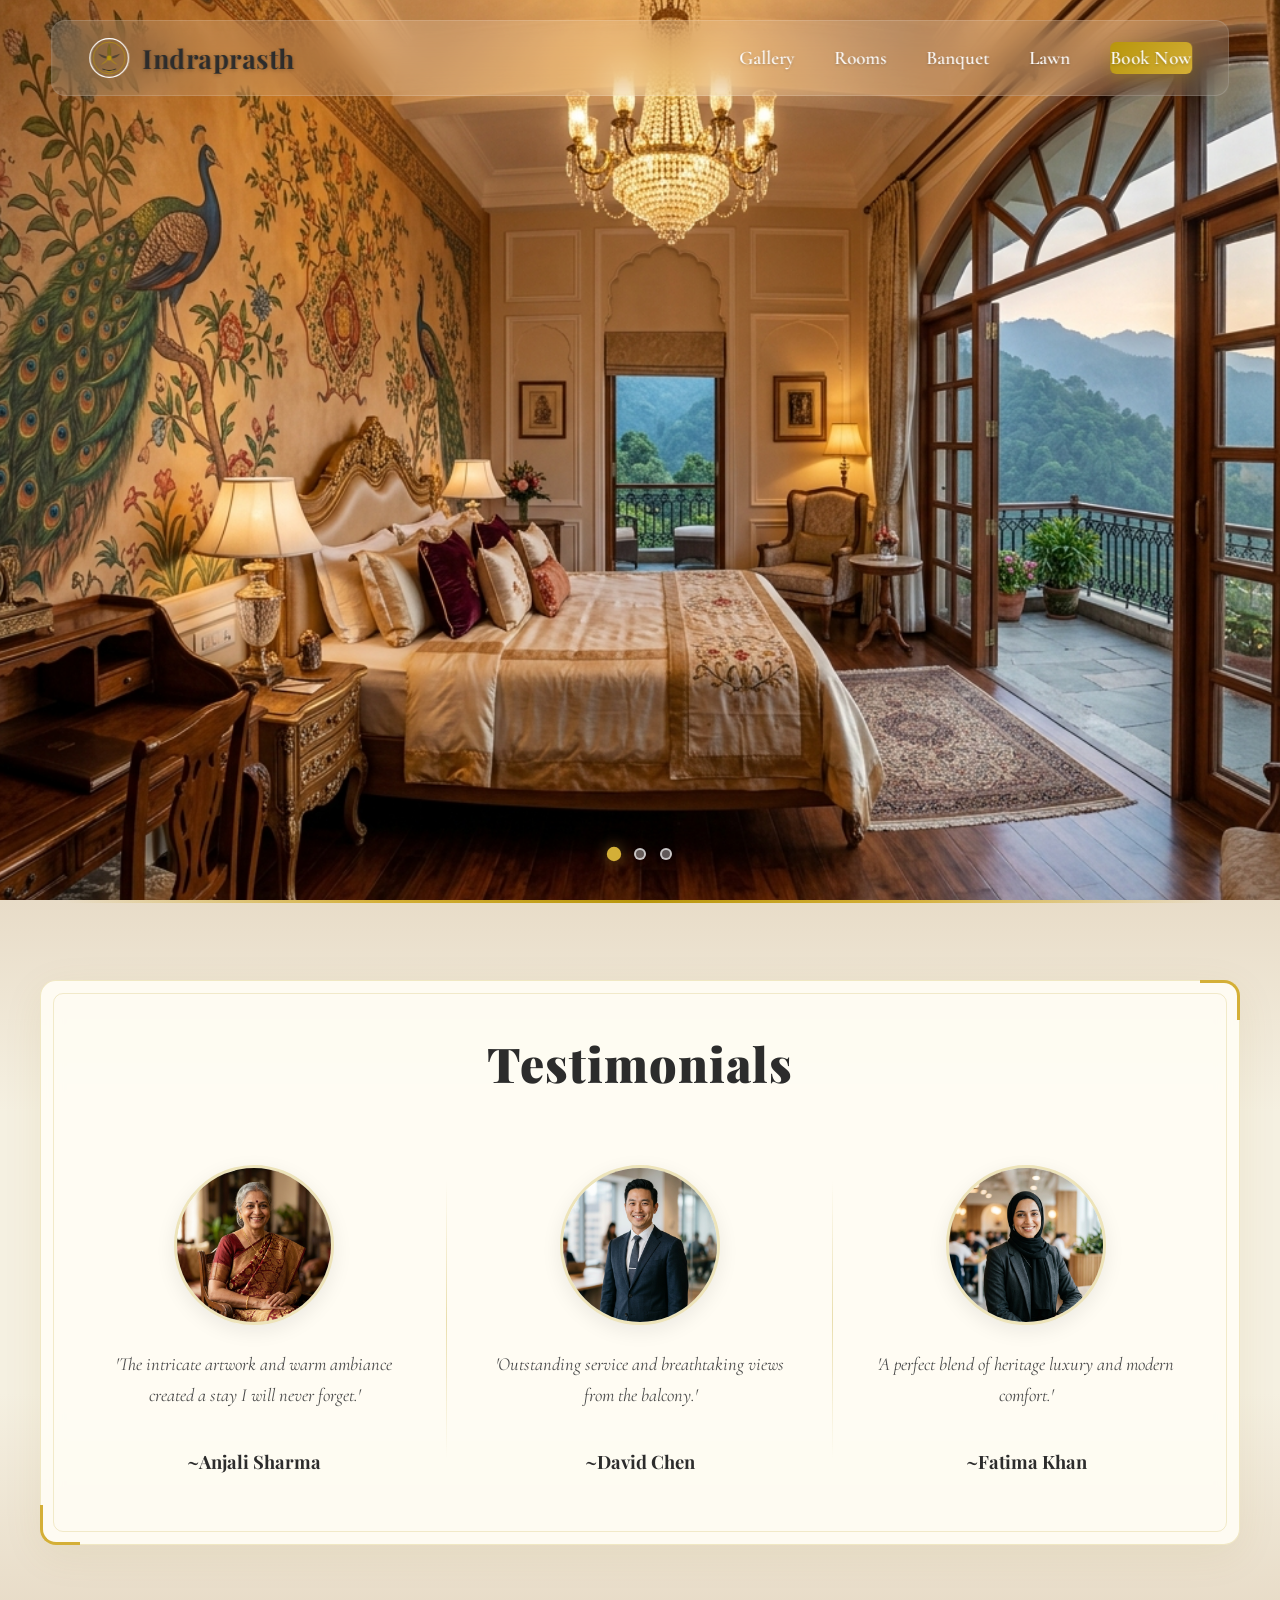
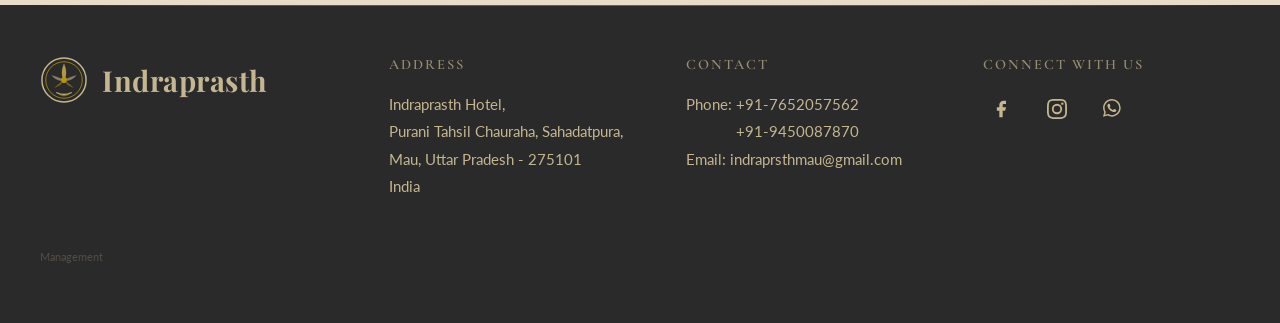
<file: index.html>
<!DOCTYPE html>
<html lang="en">

<head>
    <meta charset="UTF-8">
    <meta name="viewport" content="width=device-width, initial-scale=1.0">
    <meta name="description"
        content="Indraprasth Hotel, Mau - Experience heritage luxury with breathtaking views, exquisite rooms and world-class hospitality.">
    <title>Indraprasth Hotel | Heritage Luxury in Mau</title>
    <link rel="stylesheet" href="styles.css">
</head>

<body>

    <!-- ============================================
         NAVBAR - Fixed on all pages
         ============================================ -->
    <nav class="navbar navbar-transparent" id="mainNavbar">
        <a href="index.html" class="navbar-logo">
            <!-- Logo Icon - Indraprasth lotus/peacock emblem SVG -->
            <svg class="logo-icon" viewBox="0 0 50 50" fill="none" xmlns="http://www.w3.org/2000/svg">
                <circle cx="25" cy="25" r="23" stroke="#2c2c2c" stroke-width="1.5" fill="none" />
                <circle cx="25" cy="25" r="19" stroke="#b8960c" stroke-width="0.8" fill="none" />
                <!-- Lotus petals -->
                <path d="M25 8 C25 8, 20 18, 25 25 C30 18, 25 8, 25 8Z" fill="#2c2c2c" opacity="0.8" />
                <path d="M25 8 C25 8, 30 18, 25 25 C20 18, 25 8, 25 8Z" fill="#b8960c" opacity="0.5" />
                <path d="M12 20 C12 20, 20 22, 25 25 C18 28, 12 20, 12 20Z" fill="#2c2c2c" opacity="0.6" />
                <path d="M38 20 C38 20, 30 22, 25 25 C32 28, 38 20, 38 20Z" fill="#2c2c2c" opacity="0.6" />
                <path d="M15 33 C15 33, 20 28, 25 25 C22 32, 15 33, 15 33Z" fill="#b8960c" opacity="0.5" />
                <path d="M35 33 C35 33, 30 28, 25 25 C28 32, 35 33, 35 33Z" fill="#b8960c" opacity="0.5" />
                <circle cx="25" cy="25" r="3" fill="#b8960c" />
                <!-- Base arc -->
                <path d="M17 38 Q25 42 33 38" stroke="#2c2c2c" stroke-width="1.2" fill="none" />
                <path d="M20 40 Q25 43 30 40" stroke="#b8960c" stroke-width="0.8" fill="none" />
            </svg>
            <span class="logo-text">Indraprasth</span>
        </a>
        <div class="navbar-links" id="navLinks">
            <a href="gallery.html">Gallery</a>
            <a href="rooms.html">Rooms</a>
            <a href="#">Banquet</a>
            <a href="#">Lawn</a>
            <a href="booking.html" class="btn-book-now">Book Now</a>
        </div>
        <div class="navbar-toggle" id="navToggle" onclick="toggleMenu()">
            <span></span>
            <span></span>
            <span></span>
        </div>
    </nav>

    <!-- ============================================
         HERO SECTION - Background Image Slideshow
         ============================================ -->
    <section class="hero" id="hero">
        <div class="hero-slideshow">
            <!-- Hero Background Image 1: Luxury hotel room with peacock mural (hero_bg_1.png) -->
            <div class="hero-slide active">
                <img src="images/hero_bg_1.png" alt="Luxury Hotel Room">
            </div>
            <!-- Hero Background Image 2: Grand hotel lobby with arched corridors (hero_bg_2.png) -->
            <div class="hero-slide">
                <img src="images/hero_bg_2.png" alt="Grand Hotel Lobby">
            </div>
            <!-- Hero Background Image 3: Palace hotel exterior at twilight (hero_bg_3.png) -->
            <div class="hero-slide">
                <img src="images/hero_bg_3.png" alt="Palace Hotel Exterior">
            </div>
        </div>

        <!-- Slide Indicators -->
        <div class="hero-indicators">
            <div class="hero-indicator active" data-slide="0"></div>
            <div class="hero-indicator" data-slide="1"></div>
            <div class="hero-indicator" data-slide="2"></div>
        </div>
    </section>

    <!-- ============================================
         TESTIMONIALS SECTION - Connected below hero
         ============================================ -->
    <section class="testimonials-section" id="testimonials">
        <div class="testimonials-container fade-in-up">
            <!-- Decorative gold corners -->
            <div class="gold-corner top-right"></div>
            <div class="gold-corner bottom-left"></div>

            <h2 class="testimonials-title">Testimonials</h2>

            <div class="testimonials-grid">
                <!-- Testimonial 1 -->
                <div class="testimonial-card">
                    <div class="testimonial-avatar">
                        <!-- Testimonial Image: Anjali Sharma portrait (testimonial_anjali.png) -->
                        <img src="images/testimonial_anjali.png" alt="Anjali Sharma">
                    </div>
                    <p class="testimonial-quote">'The intricate artwork and warm ambiance created a stay I will never
                        forget.'</p>
                    <p class="testimonial-name">~Anjali Sharma</p>
                </div>

                <!-- Testimonial 2 -->
                <div class="testimonial-card">
                    <div class="testimonial-avatar">
                        <!-- Testimonial Image: David Chen portrait (testimonial_david.png) -->
                        <img src="images/testimonial_david.png" alt="David Chen">
                    </div>
                    <p class="testimonial-quote">'Outstanding service and breathtaking views from the balcony.'</p>
                    <p class="testimonial-name">~David Chen</p>
                </div>

                <!-- Testimonial 3 -->
                <div class="testimonial-card">
                    <div class="testimonial-avatar">
                        <!-- Testimonial Image: Fatima Khan portrait (testimonial_fatima.png) -->
                        <img src="images/testimonial_fatima.png" alt="Fatima Khan">
                    </div>
                    <p class="testimonial-quote">'A perfect blend of heritage luxury and modern comfort.'</p>
                    <p class="testimonial-name">~Fatima Khan</p>
                </div>
            </div>
        </div>
    </section>

    <!-- ============================================
         FOOTER
         ============================================ -->
    <footer class="site-footer">
        <div class="footer-divider"></div>
        <div class="footer-content">
            <!-- Footer Logo -->
            <div class="footer-brand">
                <!-- Footer Logo Icon SVG -->
                <svg class="logo-icon" viewBox="0 0 50 50" fill="none" xmlns="http://www.w3.org/2000/svg">
                    <circle cx="25" cy="25" r="23" stroke="#c4b690" stroke-width="1.5" fill="none" />
                    <circle cx="25" cy="25" r="19" stroke="#b8960c" stroke-width="0.8" fill="none" />
                    <path d="M25 8 C25 8, 20 18, 25 25 C30 18, 25 8, 25 8Z" fill="#c4b690" opacity="0.8" />
                    <path d="M25 8 C25 8, 30 18, 25 25 C20 18, 25 8, 25 8Z" fill="#b8960c" opacity="0.5" />
                    <path d="M12 20 C12 20, 20 22, 25 25 C18 28, 12 20, 12 20Z" fill="#c4b690" opacity="0.6" />
                    <path d="M38 20 C38 20, 30 22, 25 25 C32 28, 38 20, 38 20Z" fill="#c4b690" opacity="0.6" />
                    <path d="M15 33 C15 33, 20 28, 25 25 C22 32, 15 33, 15 33Z" fill="#b8960c" opacity="0.5" />
                    <path d="M35 33 C35 33, 30 28, 25 25 C28 32, 35 33, 35 33Z" fill="#b8960c" opacity="0.5" />
                    <circle cx="25" cy="25" r="3" fill="#b8960c" />
                    <path d="M17 38 Q25 42 33 38" stroke="#c4b690" stroke-width="1.2" fill="none" />
                    <path d="M20 40 Q25 43 30 40" stroke="#b8960c" stroke-width="0.8" fill="none" />
                </svg>
                <span class="logo-text">Indraprasth</span>
            </div>

            <!-- Address -->
            <div>
                <p class="footer-heading">Address</p>
                <p class="footer-text">
                    Indraprasth Hotel,<br>
                    Purani Tahsil Chauraha, Sahadatpura,<br>
                    Mau, Uttar Pradesh - 275101 <br> India
                </p>
            </div>

            <!-- Contact -->
            <div>
                <p class="footer-heading">Contact</p>
                <p class="footer-text">
                    Phone: <a href="tel:7652057562">+91-7652057562</a><br>
                    <span style="margin-left: 50px"><a href="tel:9450087870">+91-9450087870</a> </span><br> 
                    Email: <a href="mailto:indraprsthmau@gmail.com">indraprsthmau@gmail.com</a>
                </p>
            </div>

            <!-- Social Icons -->
            <div>
                <p class="footer-heading">Connect With Us</p>
                <div class="footer-social">
                    <!-- Facebook -->
                    <a href="https://www.facebook.com/share/1HA6Y5akUc/" aria-label="Facebook">
                        <svg viewBox="0 0 24 24">
                            <path d="M18 2h-3a5 5 0 00-5 5v3H7v4h3v8h4v-8h3l1-4h-4V7a1 1 0 011-1h3z" />
                        </svg>
                    </a>
                    <!-- Instagram -->
                    <a href="https://www.instagram.com/indraprasth.mau?igsh=MXFxZGRkOWowazM1aQ==" aria-label="Instagram">
                        <svg viewBox="0 0 24 24">
                            <path
                                d="M12 2.163c3.204 0 3.584.012 4.85.07 3.252.148 4.771 1.691 4.919 4.919.058 1.265.069 1.645.069 4.849 0 3.205-.012 3.584-.069 4.849-.149 3.225-1.664 4.771-4.919 4.919-1.266.058-1.644.07-4.85.07-3.204 0-3.584-.012-4.849-.07-3.26-.149-4.771-1.699-4.919-4.92-.058-1.265-.07-1.644-.07-4.849 0-3.204.013-3.583.07-4.849.149-3.227 1.664-4.771 4.919-4.919 1.266-.057 1.645-.069 4.849-.069zM12 0C8.741 0 8.333.014 7.053.072 2.695.272.273 2.69.073 7.052.014 8.333 0 8.741 0 12c0 3.259.014 3.668.072 4.948.2 4.358 2.618 6.78 6.98 6.98C8.333 23.986 8.741 24 12 24c3.259 0 3.668-.014 4.948-.072 4.354-.2 6.782-2.618 6.979-6.98.059-1.28.073-1.689.073-4.948 0-3.259-.014-3.667-.072-4.947-.196-4.354-2.617-6.78-6.979-6.98C15.668.014 15.259 0 12 0zm0 5.838a6.162 6.162 0 100 12.324 6.162 6.162 0 000-12.324zM12 16a4 4 0 110-8 4 4 0 010 8zm6.406-11.845a1.44 1.44 0 100 2.881 1.44 1.44 0 000-2.881z" />
                        </svg>
                    </a>
                    <!-- Whatsaap -->
                    <a href="https://wa.me/7652057562" aria-label="Whatsaap">
                        <svg viewBox="0 0 18 18 ">
                            <path
                                d="M13.601 2.326A7.85 7.85 0 0 0 7.994 0C3.627 0 .068 3.558.064 7.926c0 1.399.366 2.76 1.057 3.965L0 16l4.204-1.102a7.9 7.9 0 0 0 3.79.965h.004c4.368 0 7.926-3.558 7.93-7.93A7.9 7.9 0 0 0 13.6 2.326zM7.994 14.521a6.6 6.6 0 0 1-3.356-.92l-.24-.144-2.494.654.666-2.433-.156-.251a6.56 6.56 0 0 1-1.007-3.505c0-3.626 2.957-6.584 6.591-6.584a6.56 6.56 0 0 1 4.66 1.931 6.56 6.56 0 0 1 1.928 4.66c-.004 3.639-2.961 6.592-6.592 6.592m3.615-4.934c-.197-.099-1.17-.578-1.353-.646-.182-.065-.315-.099-.445.099-.133.197-.513.646-.627.775-.114.133-.232.148-.43.05-.197-.1-.836-.308-1.592-.985-.59-.525-.985-1.175-1.103-1.372-.114-.198-.011-.304.088-.403.087-.088.197-.232.296-.346.1-.114.133-.198.198-.33.065-.134.034-.248-.015-.347-.05-.099-.445-1.076-.612-1.47-.16-.389-.323-.335-.445-.34-.114-.007-.247-.007-.38-.007a.73.73 0 0 0-.529.247c-.182.198-.691.677-.691 1.654s.71 1.916.81 2.049c.098.133 1.394 2.132 3.383 2.992.47.205.84.326 1.129.418.475.152.904.129 1.246.08.38-.058 1.171-.48 1.338-.943.164-.464.164-.86.114-.943-.049-.084-.182-.133-.38-.232"/>
                        </svg>
                    </a>
                </div>
            </div>
            <a href="login.html" style="font-size:0.7rem;color:rgba(196,182,144,0.25);margin-top:10px;display:inline-block;">Management</a>
        </div>
    </footer>

    <!-- ============================================
         SCRIPTS
         ============================================ -->
    <script>
        // ---- Hero Sliding Carousel ----
        const slideshow = document.querySelector('.hero-slideshow');
        const slides = document.querySelectorAll('.hero-slide');
        const indicators = document.querySelectorAll('.hero-indicator');
        const totalSlides = slides.length;
        let currentSlide = 0;
        let slideInterval;

        function goToSlide(index) {
            // Remove active from current slide (resets zoom)
            slides[currentSlide].classList.remove('active');
            indicators[currentSlide].classList.remove('active');

            // Reset the zoom on the previous slide image instantly
            const prevImg = slides[currentSlide].querySelector('img');
            if (prevImg) prevImg.style.transform = 'scale(1)';

            currentSlide = index;

            // Slide the track to the correct position
            const offset = -(currentSlide * (100 / totalSlides));
            slideshow.style.transform = `translateX(${offset}%)`;

            // Mark the new slide as active (triggers zoom via CSS)
            slides[currentSlide].classList.add('active');
            indicators[currentSlide].classList.add('active');

            // Re-trigger zoom: briefly reset then apply
            const newImg = slides[currentSlide].querySelector('img');
            if (newImg) {
                newImg.style.transition = 'none';
                newImg.style.transform = 'scale(1)';
                requestAnimationFrame(() => {
                    requestAnimationFrame(() => {
                        newImg.style.transition = 'transform 6s ease-out';
                        newImg.style.transform = 'scale(1.03)';
                    });
                });
            }
        }

        function nextSlide() {
            goToSlide((currentSlide + 1) % totalSlides);
        }

        function startSlideshow() {
            slideInterval = setInterval(nextSlide, 6000);
        }

        // Click on indicators — jump to that slide
        indicators.forEach((indicator, index) => {
            indicator.addEventListener('click', () => {
                clearInterval(slideInterval);
                goToSlide(index);
                startSlideshow();
            });
        });

        // Initialize first slide zoom
        slides[0].classList.add('active');
        const firstImg = slides[0].querySelector('img');
        if (firstImg) {
            firstImg.style.transition = 'transform 6s ease-out';
            firstImg.style.transform = 'scale(1.03)';
        }

        startSlideshow();

        // ---- Navbar scroll effect (transparent on landing page) ----
        const navbar = document.getElementById('mainNavbar');
        window.addEventListener('scroll', () => {
            if (window.scrollY > 80) {
                navbar.classList.add('scrolled');
                navbar.classList.remove('navbar-transparent');
            } else {
                navbar.classList.remove('scrolled');
                navbar.classList.add('navbar-transparent');
            }
        });

        // ---- Mobile menu toggle ----
        function toggleMenu() {
            document.getElementById('navLinks').classList.toggle('open');
        }

        // Close menu on link click (mobile)
        document.querySelectorAll('.navbar-links a').forEach(link => {
            link.addEventListener('click', () => {
                document.getElementById('navLinks').classList.remove('open');
            });
        });

        // ---- Fade-in-up on scroll ----
        const fadeElements = document.querySelectorAll('.fade-in-up');
        const observer = new IntersectionObserver((entries) => {
            entries.forEach(entry => {
                if (entry.isIntersecting) {
                    entry.target.classList.add('visible');
                }
            });
        }, { threshold: 0.15 });

        fadeElements.forEach(el => observer.observe(el));
    </script>

</body>

</html>
</file>
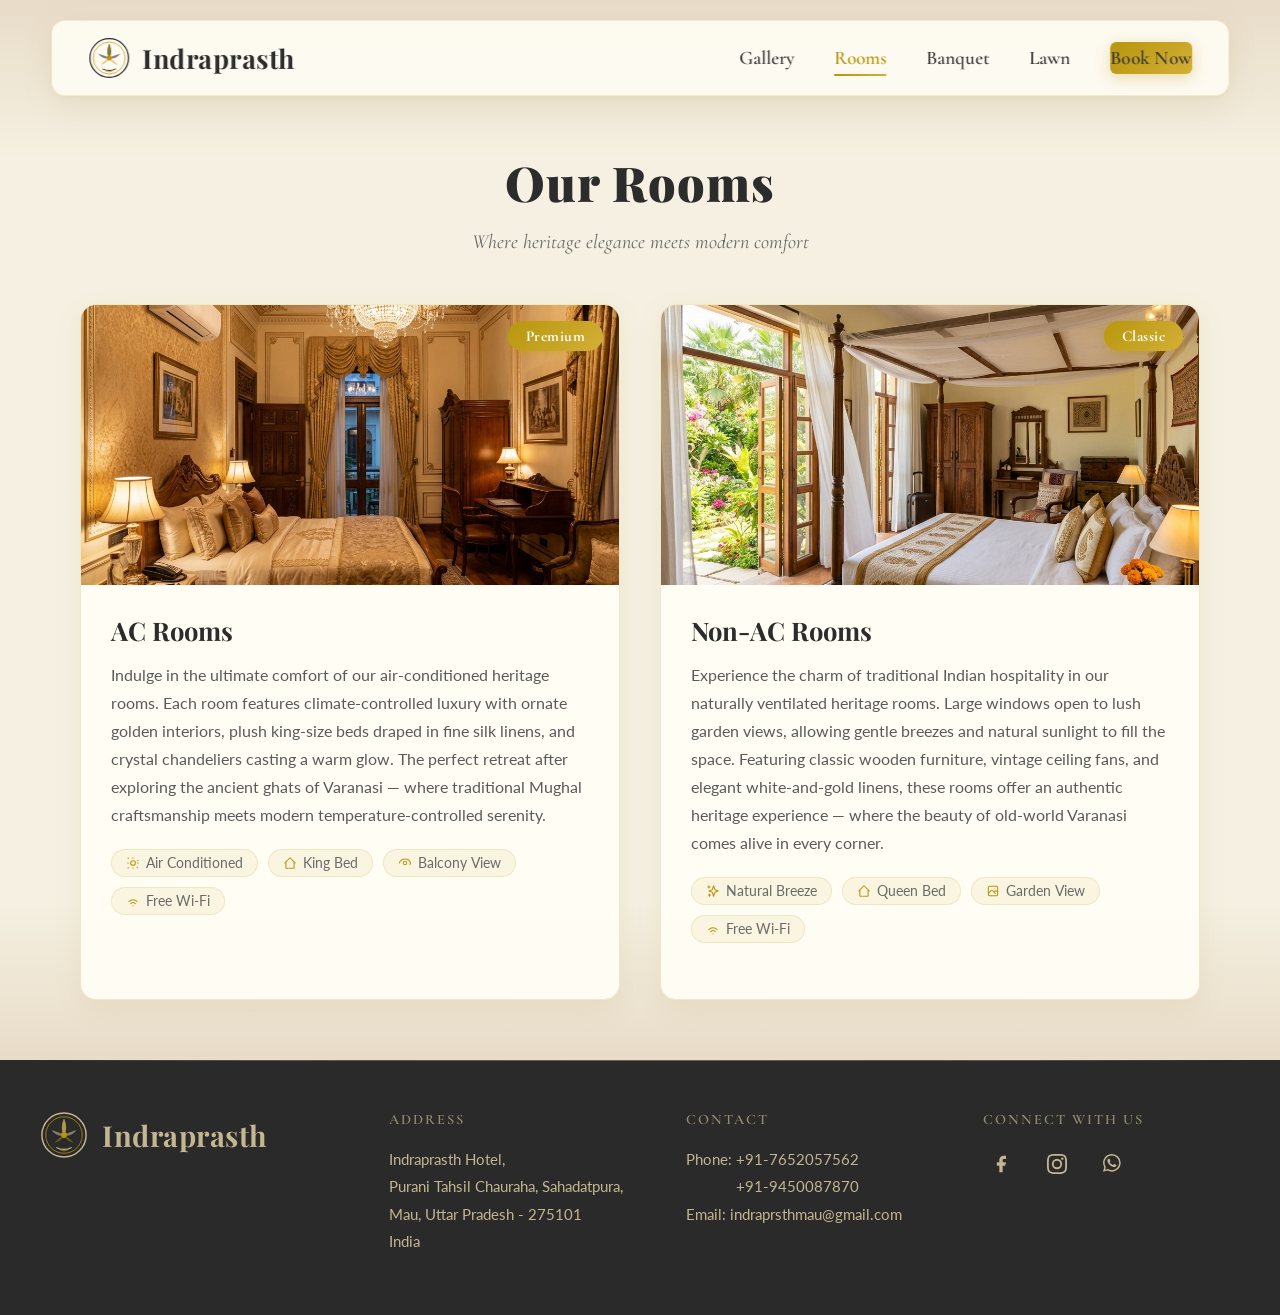
<file: rooms.html>
<!DOCTYPE html>
<html lang="en">
<head>
    <meta charset="UTF-8">
    <meta name="viewport" content="width=device-width, initial-scale=1.0">
    <meta name="description" content="Explore our luxurious AC and Non-AC rooms at Indraprasth Hotel, Varanasi. Heritage elegance meets modern comfort.">
    <title>Rooms | Indraprasth Hotel</title>
    <link rel="stylesheet" href="styles.css">
</head>
<body>

    <!-- ============================================
         NAVBAR - Fixed on all pages
         ============================================ -->
    <nav class="navbar" id="mainNavbar">
        <a href="index.html" class="navbar-logo">
            <!-- Logo Icon - Indraprasth lotus/peacock emblem SVG -->
            <svg class="logo-icon" viewBox="0 0 50 50" fill="none" xmlns="http://www.w3.org/2000/svg">
                <circle cx="25" cy="25" r="23" stroke="#2c2c2c" stroke-width="1.5" fill="none"/>
                <circle cx="25" cy="25" r="19" stroke="#b8960c" stroke-width="0.8" fill="none"/>
                <path d="M25 8 C25 8, 20 18, 25 25 C30 18, 25 8, 25 8Z" fill="#2c2c2c" opacity="0.8"/>
                <path d="M25 8 C25 8, 30 18, 25 25 C20 18, 25 8, 25 8Z" fill="#b8960c" opacity="0.5"/>
                <path d="M12 20 C12 20, 20 22, 25 25 C18 28, 12 20, 12 20Z" fill="#2c2c2c" opacity="0.6"/>
                <path d="M38 20 C38 20, 30 22, 25 25 C32 28, 38 20, 38 20Z" fill="#2c2c2c" opacity="0.6"/>
                <path d="M15 33 C15 33, 20 28, 25 25 C22 32, 15 33, 15 33Z" fill="#b8960c" opacity="0.5"/>
                <path d="M35 33 C35 33, 30 28, 25 25 C28 32, 35 33, 35 33Z" fill="#b8960c" opacity="0.5"/>
                <circle cx="25" cy="25" r="3" fill="#b8960c"/>
                <path d="M17 38 Q25 42 33 38" stroke="#2c2c2c" stroke-width="1.2" fill="none"/>
                <path d="M20 40 Q25 43 30 40" stroke="#b8960c" stroke-width="0.8" fill="none"/>
            </svg>
            <span class="logo-text">Indraprasth</span>
        </a>
        <div class="navbar-links" id="navLinks">
            <a href="gallery.html">Gallery</a>
            <a href="rooms.html" class="active">Rooms</a>
            <a href="#">Banquet</a>
            <a href="#">Lawn</a>
            <a href="booking.html" class="btn-book-now">Book Now</a>
        </div>
        <div class="navbar-toggle" id="navToggle" onclick="toggleMenu()">
            <span></span>
            <span></span>
            <span></span>
        </div>
    </nav>

    <!-- ============================================
         ROOMS PAGE CONTENT
         ============================================ -->
    <main class="page-content">
        <section class="rooms-section">
            <h1 class="rooms-title fade-in-up">Our Rooms</h1>
            <p class="rooms-subtitle fade-in-up">Where heritage elegance meets modern comfort</p>

            <div class="rooms-grid">
                <!-- AC Room Card -->
                <div class="room-card fade-in-up">
                    <div class="room-card-image">
                        <!-- Room Image: Luxury AC room with chandelier and gold decor (room_ac.png) -->
                        <img src="images/room_ac.png" alt="AC Room">
                        <span class="room-type-badge">Premium</span>
                    </div>
                    <div class="room-card-content">
                        <h2 class="room-card-title">AC Rooms</h2>
                        <p class="room-card-description">
                            Indulge in the ultimate comfort of our air-conditioned heritage rooms. Each room features
                            climate-controlled luxury with ornate golden interiors, plush king-size beds draped in fine
                            silk linens, and crystal chandeliers casting a warm glow. The perfect retreat after exploring
                            the ancient ghats of Varanasi — where traditional Mughal craftsmanship meets modern
                            temperature-controlled serenity.
                        </p>
                        <div class="room-card-features">
                            <span class="room-feature">
                                <svg viewBox="0 0 24 24"><path d="M12 3v1m0 16v1m8.66-13.66l-.71.71M4.05 19.95l-.71.71M21 12h-1M4 12H3m16.66 7.66l-.71-.71M4.05 4.05l-.71-.71M16 12a4 4 0 11-8 0 4 4 0 018 0z"/></svg>
                                Air Conditioned
                            </span>
                            <span class="room-feature">
                                <svg viewBox="0 0 24 24"><path d="M3 12l2-2m0 0l7-7 7 7M5 10v10a1 1 0 001 1h3m10-11l2 2m-2-2v10a1 1 0 01-1 1h-3m-4 0h4"/></svg>
                                King Bed
                            </span>
                            <span class="room-feature">
                                <svg viewBox="0 0 24 24"><path d="M15 12a3 3 0 11-6 0 3 3 0 016 0z M2.458 12C3.732 7.943 7.523 5 12 5c4.478 0 8.268 2.943 9.542 7-.274.857-.658 1.67-1.14 2.42"/></svg>
                                Balcony View
                            </span>
                            <span class="room-feature">
                                <svg viewBox="0 0 24 24"><path d="M8.111 16.404a5.5 5.5 0 017.778 0M12 20h.01m-7.08-7.071c3.904-3.905 10.236-3.905 14.141 0"/></svg>
                                Free Wi-Fi
                            </span>
                        </div>
                    </div>
                </div>

                <!-- Non-AC Room Card -->
                <div class="room-card fade-in-up">
                    <div class="room-card-image">
                        <!-- Room Image: Heritage non-AC room with open windows and garden view (room_non_ac.png) -->
                        <img src="images/room_non_ac.png" alt="Non-AC Room">
                        <span class="room-type-badge">Classic</span>
                    </div>
                    <div class="room-card-content">
                        <h2 class="room-card-title">Non-AC Rooms</h2>
                        <p class="room-card-description">
                            Experience the charm of traditional Indian hospitality in our naturally ventilated heritage rooms.
                            Large windows open to lush garden views, allowing gentle breezes and natural sunlight to fill the
                            space. Featuring classic wooden furniture, vintage ceiling fans, and elegant white-and-gold linens,
                            these rooms offer an authentic heritage experience — where the beauty of old-world Varanasi comes
                            alive in every corner.
                        </p>
                        <div class="room-card-features">
                            <span class="room-feature">
                                <svg viewBox="0 0 24 24"><path d="M5 3v4M3 5h4M6 17v4m-2-2h4m5-16l2.286 6.857L21 12l-5.714 2.143L13 21l-2.286-6.857L5 12l5.714-2.143L13 3z"/></svg>
                                Natural Breeze
                            </span>
                            <span class="room-feature">
                                <svg viewBox="0 0 24 24"><path d="M3 12l2-2m0 0l7-7 7 7M5 10v10a1 1 0 001 1h3m10-11l2 2m-2-2v10a1 1 0 01-1 1h-3m-4 0h4"/></svg>
                                Queen Bed
                            </span>
                            <span class="room-feature">
                                <svg viewBox="0 0 24 24"><path d="M4 16l4.586-4.586a2 2 0 012.828 0L16 16m-2-2l1.586-1.586a2 2 0 012.828 0L20 14m-6-6h.01M6 20h12a2 2 0 002-2V6a2 2 0 00-2-2H6a2 2 0 00-2 2v12a2 2 0 002 2z"/></svg>
                                Garden View
                            </span>
                            <span class="room-feature">
                                <svg viewBox="0 0 24 24"><path d="M8.111 16.404a5.5 5.5 0 017.778 0M12 20h.01m-7.08-7.071c3.904-3.905 10.236-3.905 14.141 0"/></svg>
                                Free Wi-Fi
                            </span>
                        </div>
                    </div>
                </div>
            </div>
        </section>
    </main>

    <!-- ============================================
         FOOTER
         ============================================ -->
    <footer class="site-footer">
        <div class="footer-divider"></div>
        <div class="footer-content">
            <!-- Footer Logo -->
            <div class="footer-brand">
                <!-- Footer Logo Icon SVG -->
                <svg class="logo-icon" viewBox="0 0 50 50" fill="none" xmlns="http://www.w3.org/2000/svg">
                    <circle cx="25" cy="25" r="23" stroke="#c4b690" stroke-width="1.5" fill="none" />
                    <circle cx="25" cy="25" r="19" stroke="#b8960c" stroke-width="0.8" fill="none" />
                    <path d="M25 8 C25 8, 20 18, 25 25 C30 18, 25 8, 25 8Z" fill="#c4b690" opacity="0.8" />
                    <path d="M25 8 C25 8, 30 18, 25 25 C20 18, 25 8, 25 8Z" fill="#b8960c" opacity="0.5" />
                    <path d="M12 20 C12 20, 20 22, 25 25 C18 28, 12 20, 12 20Z" fill="#c4b690" opacity="0.6" />
                    <path d="M38 20 C38 20, 30 22, 25 25 C32 28, 38 20, 38 20Z" fill="#c4b690" opacity="0.6" />
                    <path d="M15 33 C15 33, 20 28, 25 25 C22 32, 15 33, 15 33Z" fill="#b8960c" opacity="0.5" />
                    <path d="M35 33 C35 33, 30 28, 25 25 C28 32, 35 33, 35 33Z" fill="#b8960c" opacity="0.5" />
                    <circle cx="25" cy="25" r="3" fill="#b8960c" />
                    <path d="M17 38 Q25 42 33 38" stroke="#c4b690" stroke-width="1.2" fill="none" />
                    <path d="M20 40 Q25 43 30 40" stroke="#b8960c" stroke-width="0.8" fill="none" />
                </svg>
                <span class="logo-text">Indraprasth</span>
            </div>

            <!-- Address -->
            <div>
                <p class="footer-heading">Address</p>
                <p class="footer-text">
                    Indraprasth Hotel,<br>
                    Purani Tahsil Chauraha, Sahadatpura,<br>
                    Mau, Uttar Pradesh - 275101 <br> India
                </p>
            </div>

            <!-- Contact -->
            <div>
                <p class="footer-heading">Contact</p>
                <p class="footer-text">
                    Phone: <a href="tel:7652057562">+91-7652057562</a><br>
                    <span style="margin-left: 50px"><a href="tel:9450087870">+91-9450087870</a> </span><br> 
                    Email: <a href="mailto:indraprsthmau@gmail.com">indraprsthmau@gmail.com</a>
                </p>
            </div>

            <!-- Social Icons -->
            <div>
                <p class="footer-heading">Connect With Us</p>
                <div class="footer-social">
                    <!-- Facebook -->
                    <a href="https://www.facebook.com/share/1HA6Y5akUc/" aria-label="Facebook">
                        <svg viewBox="0 0 24 24">
                            <path d="M18 2h-3a5 5 0 00-5 5v3H7v4h3v8h4v-8h3l1-4h-4V7a1 1 0 011-1h3z" />
                        </svg>
                    </a>
                    <!-- Instagram -->
                    <a href="https://www.instagram.com/indraprasth.mau?igsh=MXFxZGRkOWowazM1aQ==" aria-label="Instagram">
                        <svg viewBox="0 0 24 24">
                            <path
                                d="M12 2.163c3.204 0 3.584.012 4.85.07 3.252.148 4.771 1.691 4.919 4.919.058 1.265.069 1.645.069 4.849 0 3.205-.012 3.584-.069 4.849-.149 3.225-1.664 4.771-4.919 4.919-1.266.058-1.644.07-4.85.07-3.204 0-3.584-.012-4.849-.07-3.26-.149-4.771-1.699-4.919-4.92-.058-1.265-.07-1.644-.07-4.849 0-3.204.013-3.583.07-4.849.149-3.227 1.664-4.771 4.919-4.919 1.266-.057 1.645-.069 4.849-.069zM12 0C8.741 0 8.333.014 7.053.072 2.695.272.273 2.69.073 7.052.014 8.333 0 8.741 0 12c0 3.259.014 3.668.072 4.948.2 4.358 2.618 6.78 6.98 6.98C8.333 23.986 8.741 24 12 24c3.259 0 3.668-.014 4.948-.072 4.354-.2 6.782-2.618 6.979-6.98.059-1.28.073-1.689.073-4.948 0-3.259-.014-3.667-.072-4.947-.196-4.354-2.617-6.78-6.979-6.98C15.668.014 15.259 0 12 0zm0 5.838a6.162 6.162 0 100 12.324 6.162 6.162 0 000-12.324zM12 16a4 4 0 110-8 4 4 0 010 8zm6.406-11.845a1.44 1.44 0 100 2.881 1.44 1.44 0 000-2.881z" />
                        </svg>
                    </a>
                    <!-- Whatsaap -->
                    <a href="https://wa.me/7652057562" aria-label="Whatsaap">
                        <svg viewBox="0 0 18 18 ">
                            <path
                                d="M13.601 2.326A7.85 7.85 0 0 0 7.994 0C3.627 0 .068 3.558.064 7.926c0 1.399.366 2.76 1.057 3.965L0 16l4.204-1.102a7.9 7.9 0 0 0 3.79.965h.004c4.368 0 7.926-3.558 7.93-7.93A7.9 7.9 0 0 0 13.6 2.326zM7.994 14.521a6.6 6.6 0 0 1-3.356-.92l-.24-.144-2.494.654.666-2.433-.156-.251a6.56 6.56 0 0 1-1.007-3.505c0-3.626 2.957-6.584 6.591-6.584a6.56 6.56 0 0 1 4.66 1.931 6.56 6.56 0 0 1 1.928 4.66c-.004 3.639-2.961 6.592-6.592 6.592m3.615-4.934c-.197-.099-1.17-.578-1.353-.646-.182-.065-.315-.099-.445.099-.133.197-.513.646-.627.775-.114.133-.232.148-.43.05-.197-.1-.836-.308-1.592-.985-.59-.525-.985-1.175-1.103-1.372-.114-.198-.011-.304.088-.403.087-.088.197-.232.296-.346.1-.114.133-.198.198-.33.065-.134.034-.248-.015-.347-.05-.099-.445-1.076-.612-1.47-.16-.389-.323-.335-.445-.34-.114-.007-.247-.007-.38-.007a.73.73 0 0 0-.529.247c-.182.198-.691.677-.691 1.654s.71 1.916.81 2.049c.098.133 1.394 2.132 3.383 2.992.47.205.84.326 1.129.418.475.152.904.129 1.246.08.38-.058 1.171-.48 1.338-.943.164-.464.164-.86.114-.943-.049-.084-.182-.133-.38-.232"/>
                        </svg>
                    </a>
                </div>
            </div>
        </div>
    </footer>

    <!-- ============================================
         SCRIPTS
         ============================================ -->
    <script>
        // ---- Navbar scroll effect ----
        const navbar = document.getElementById('mainNavbar');
        window.addEventListener('scroll', () => {
            if (window.scrollY > 80) {
                navbar.classList.add('scrolled');
            } else {
                navbar.classList.remove('scrolled');
            }
        });

        // ---- Mobile menu toggle ----
        function toggleMenu() {
            document.getElementById('navLinks').classList.toggle('open');
        }

        document.querySelectorAll('.navbar-links a').forEach(link => {
            link.addEventListener('click', () => {
                document.getElementById('navLinks').classList.remove('open');
            });
        });

        // ---- Fade-in-up on scroll ----
        const fadeElements = document.querySelectorAll('.fade-in-up');
        const observer = new IntersectionObserver((entries) => {
            entries.forEach(entry => {
                if (entry.isIntersecting) {
                    entry.target.classList.add('visible');
                }
            });
        }, { threshold: 0.15 });

        fadeElements.forEach(el => observer.observe(el));
    </script>

</body>
</html>
</file>
<file: styles.css>
/* ============================================
   INDRAPRASTH HOTEL - MAIN STYLESHEET
   Color Palette: Gold (#b8960c), Cream (#f5f0e1),
   Dark Gold (#8a6d0b), Warm White (#fffdf5)
   ============================================ */

@import url('https://fonts.googleapis.com/css2?family=Playfair+Display:ital,wght@0,400;0,700;0,900;1,400&family=Cormorant+Garamond:ital,wght@0,400;0,600;0,700;1,400&family=Lato:wght@300;400;700&display=swap');

/* ---- CSS Reset & Base ---- */
*, *::before, *::after {
    margin: 0;
    padding: 0;
    box-sizing: border-box;
}

html {
    scroll-behavior: smooth;
}

body {
    font-family: 'Lato', sans-serif;
    color: #3a3a3a;
    background-color: #f5f0e1;
    overflow-x: hidden;
}

a {
    text-decoration: none;
    color: inherit;
}

ul {
    list-style: none;
}

img {
    max-width: 100%;
    display: block;
}

/* ============================================
   NAVBAR - Fixed, Glassmorphism Style
   ============================================ */
.navbar {
    position: fixed;
    top: 20px;
    left: 50%;
    transform: translateX(-50%);
    width: 92%;
    max-width: 1400px;
    display: flex;
    align-items: center;
    justify-content: space-between;
    padding: 16px 36px;
    background: rgba(255, 253, 245, 0.88);
    backdrop-filter: blur(18px);
    -webkit-backdrop-filter: blur(18px);
    border-radius: 14px;
    border: 1px solid rgba(184, 150, 12, 0.15);
    box-shadow: 0 8px 32px rgba(138, 109, 11, 0.10),
                0 2px 8px rgba(0, 0, 0, 0.04);
    z-index: 1000;
    transition: all 0.4s ease;
}

/* Transparent navbar for landing page hero */
.navbar-transparent {
    background: rgba(255, 253, 245, 0.15);
    border: 1px solid rgba(255, 255, 255, 0.15);
    box-shadow: none;
}

.navbar-transparent .logo-text {
    color: #fff;
    text-shadow: 0 1px 4px rgba(0,0,0,0.3);
}

.navbar-transparent .navbar-links a {
    color: #fff;
    text-shadow: 0 1px 3px rgba(0,0,0,0.25);
}

.navbar-transparent .navbar-links a:hover {
    color: #d4af37;
}

.navbar-transparent .logo-icon circle:first-child {
    stroke: #fff;
}

.navbar-transparent .navbar-toggle span {
    background: #fff;
}

.navbar.scrolled {
    top: 10px;
    padding: 12px 36px;
    background: rgba(255, 253, 245, 0.95);
    box-shadow: 0 12px 40px rgba(138, 109, 11, 0.15);
    border: 1px solid rgba(184, 150, 12, 0.15);
}

/* When transparent navbar scrolls, restore dark text */
.navbar.scrolled .logo-text {
    color: #2c2c2c;
    text-shadow: none;
}

.navbar.scrolled .navbar-links a {
    color: #3a3a3a;
    text-shadow: none;
}

.navbar.scrolled .navbar-links a:hover {
    color: #b8960c;
}

.navbar.scrolled .logo-icon circle:first-child {
    stroke: #2c2c2c;
}

.navbar.scrolled .navbar-toggle span {
    background: #3a3a3a;
}

.navbar-logo {
    display: flex;
    align-items: center;
    gap: 12px;
}

.navbar-logo .logo-icon {
    width: 42px;
    height: 42px;
}

.navbar-logo .logo-text {
    font-family: 'Playfair Display', serif;
    font-size: 1.65rem;
    font-weight: 700;
    color: #2c2c2c;
    letter-spacing: 0.5px;
}

.navbar-links {
    display: flex;
    align-items: center;
    gap: 40px;
}

.navbar-links a {
    font-family: 'Cormorant Garamond', serif;
    font-size: 1.2rem;
    font-weight: 600;
    color: #3a3a3a;
    position: relative;
    padding: 4px 0;
    transition: color 0.3s ease;
}

.navbar-links a::after {
    content: '';
    position: absolute;
    bottom: -2px;
    left: 0;
    width: 0;
    height: 2px;
    background: linear-gradient(90deg, #b8960c, #d4af37);
    transition: width 0.35s ease;
}

.navbar-links a:hover {
    color: #b8960c;
}

.navbar-links a:hover::after {
    width: 100%;
}

.navbar-links a.active {
    color: #b8960c;
}

.navbar-links a.active::after {
    width: 100%;
}

.btn-book-now {
    font-family: 'Cormorant Garamond', serif;
    font-size: 1.15rem;
    font-weight: 700;
    padding: 12px 32px;
    background: linear-gradient(135deg, #b8960c, #d4af37);
    color: #fff;
    border: none;
    border-radius: 6px;
    cursor: pointer;
    letter-spacing: 0.5px;
    transition: all 0.35s ease;
    box-shadow: 0 4px 15px rgba(184, 150, 12, 0.3);
}

.btn-book-now:hover {
    background: linear-gradient(135deg, #8a6d0b, #b8960c);
    box-shadow: 0 6px 22px rgba(184, 150, 12, 0.45);
    transform: translateY(-2px);
}

/* Mobile menu toggle */
.navbar-toggle {
    display: none;
    flex-direction: column;
    gap: 5px;
    cursor: pointer;
    padding: 5px;
}

.navbar-toggle span {
    display: block;
    width: 26px;
    height: 2.5px;
    background: #3a3a3a;
    border-radius: 2px;
    transition: all 0.3s ease;
}

/* ============================================
   HERO SECTION - Horizontal Sliding Carousel
   ============================================ */
.hero {
    position: relative;
    width: 100%;
    height: 100vh;
    overflow: hidden;
}

.hero-slideshow {
    display: flex;
    width: 300%; /* 3 slides × 100% each */
    height: 100%;
    transition: transform 0.9s cubic-bezier(0.25, 0.46, 0.45, 0.94);
}

.hero-slide {
    width: 33.333333%;
    height: 100%;
    flex-shrink: 0;
    overflow: hidden;
    position: relative;
    background: #1a1510;
}

.hero-slide img {
    width: 100%;
    height: 100%;
    object-fit: cover;
    object-position: center;
    display: block;
    transition: transform 6s ease-out;
}

/* Subtle zoom animation on active slide */
.hero-slide.active img {
    transform: scale(1.03);
}

/* Slide indicators */
.hero-indicators {
    position: absolute;
    bottom: 40px;
    left: 50%;
    transform: translateX(-50%);
    display: flex;
    gap: 14px;
    z-index: 10;
}

.hero-indicator {
    width: 12px;
    height: 12px;
    border-radius: 50%;
    background: rgba(255, 255, 255, 0.35);
    border: 2px solid rgba(255, 255, 255, 0.65);
    cursor: pointer;
    transition: all 0.4s ease;
}

.hero-indicator:hover {
    background: rgba(255, 255, 255, 0.6);
    transform: scale(1.15);
}

.hero-indicator.active {
    background: #d4af37;
    border-color: #d4af37;
    box-shadow: 0 0 12px rgba(212, 175, 55, 0.5);
    transform: scale(1.2);
}

/* ============================================
   TESTIMONIALS SECTION
   ============================================ */
.testimonials-section {
    position: relative;
    padding: 80px 0 60px;
    background: linear-gradient(180deg, #e8dcc8 0%, #f5f0e1 30%, #f5f0e1 70%, #e8dcc8 100%);
    overflow: hidden;
}

/* Gold decorative lines */
.testimonials-section::before {
    content: '';
    position: absolute;
    top: 0;
    left: 0;
    right: 0;
    height: 3px;
    background: linear-gradient(90deg, transparent 5%, #d4af37 30%, #b8960c 50%, #d4af37 70%, transparent 95%);
}

.testimonials-container {
    max-width: 1200px;
    margin: 0 auto;
    padding: 50px 40px;
    background: rgba(255, 253, 245, 0.92);
    backdrop-filter: blur(10px);
    border-radius: 16px;
    border: 1px solid rgba(184, 150, 12, 0.2);
    box-shadow: 0 10px 40px rgba(138, 109, 11, 0.08);
    position: relative;
}

/* Inner decorative border */
.testimonials-container::after {
    content: '';
    position: absolute;
    top: 12px;
    left: 12px;
    right: 12px;
    bottom: 12px;
    border: 1px solid rgba(184, 150, 12, 0.18);
    border-radius: 10px;
    pointer-events: none;
}

.testimonials-title {
    font-family: 'Playfair Display', serif;
    font-size: 3rem;
    font-weight: 900;
    color: #2c2c2c;
    text-align: center;
    margin-bottom: 50px;
    letter-spacing: 1px;
}

.testimonials-grid {
    display: grid;
    grid-template-columns: repeat(3, 1fr);
    gap: 40px;
    position: relative;
    z-index: 1;
}

.testimonial-card {
    text-align: center;
    padding: 20px;
}

.testimonial-avatar {
    width: 160px;
    height: 160px;
    border-radius: 50%;
    margin: 0 auto 24px;
    overflow: hidden;
    border: 3px solid rgba(184, 150, 12, 0.25);
    box-shadow: 0 6px 20px rgba(0, 0, 0, 0.08);
    transition: transform 0.4s ease, box-shadow 0.4s ease;
}

.testimonial-avatar:hover {
    transform: scale(1.05);
    box-shadow: 0 8px 30px rgba(184, 150, 12, 0.2);
}

.testimonial-avatar img {
    width: 100%;
    height: 100%;
    object-fit: cover;
}

.testimonial-quote {
    font-family: 'Cormorant Garamond', serif;
    font-size: 1.15rem;
    font-style: italic;
    color: #4a4a4a;
    line-height: 1.7;
    margin-bottom: 20px;
    min-height: 80px;
}

.testimonial-name {
    font-family: 'Playfair Display', serif;
    font-size: 1.15rem;
    font-weight: 700;
    color: #2c2c2c;
}

/* Vertical dividers between testimonials */
.testimonials-grid .testimonial-card:not(:last-child) {
    position: relative;
}

.testimonials-grid .testimonial-card:not(:last-child)::after {
    content: '';
    position: absolute;
    top: 10%;
    right: -20px;
    height: 80%;
    width: 1px;
    background: linear-gradient(180deg, transparent, rgba(184, 150, 12, 0.3), transparent);
}

/* ============================================
   GALLERY PAGE
   ============================================ */
.page-content {
    padding-top: 120px;
    min-height: 100vh;
    background: linear-gradient(180deg, #e8dcc8 0%, #f5f0e1 15%, #f5f0e1 85%, #e8dcc8 100%);
}

.gallery-section {
    max-width: 1300px;
    margin: 0 auto;
    padding: 30px 40px 60px;
}

.gallery-container {
    background: rgba(255, 253, 245, 0.92);
    backdrop-filter: blur(10px);
    border-radius: 16px;
    border: 1px solid rgba(184, 150, 12, 0.2);
    box-shadow: 0 10px 40px rgba(138, 109, 11, 0.08);
    padding: 30px;
}

.gallery-grid {
    display: grid;
    grid-template-columns: repeat(2, 1fr);
    gap: 24px;
}

.gallery-item {
    border-radius: 10px;
    overflow: hidden;
    border: 2px solid rgba(184, 150, 12, 0.18);
    box-shadow: 0 4px 16px rgba(0, 0, 0, 0.06);
    transition: transform 0.4s ease, box-shadow 0.4s ease;
    cursor: pointer;
    position: relative;
}

.gallery-item::after {
    content: '';
    position: absolute;
    top: 0;
    left: 0;
    width: 100%;
    height: 100%;
    background: linear-gradient(180deg, transparent 60%, rgba(0, 0, 0, 0.25));
    opacity: 0;
    transition: opacity 0.4s ease;
}

.gallery-item:hover {
    transform: translateY(-4px) scale(1.01);
    box-shadow: 0 12px 35px rgba(184, 150, 12, 0.18);
}

.gallery-item:hover::after {
    opacity: 1;
}

.gallery-item img {
    width: 100%;
    height: 320px;
    object-fit: cover;
    transition: transform 0.5s ease;
}

.gallery-item:hover img {
    transform: scale(1.05);
}

/* ============================================
   ROOMS PAGE
   ============================================ */
.rooms-section {
    max-width: 1200px;
    margin: 0 auto;
    padding: 30px 40px 60px;
}

.rooms-title {
    font-family: 'Playfair Display', serif;
    font-size: 3rem;
    font-weight: 900;
    color: #2c2c2c;
    text-align: center;
    margin-bottom: 16px;
    letter-spacing: 1px;
}

.rooms-subtitle {
    font-family: 'Cormorant Garamond', serif;
    font-size: 1.25rem;
    color: #6a6a6a;
    text-align: center;
    margin-bottom: 50px;
    font-style: italic;
}

.rooms-grid {
    display: grid;
    grid-template-columns: repeat(2, 1fr);
    gap: 40px;
}

.room-card {
    background: rgba(255, 253, 245, 0.95);
    border-radius: 16px;
    border: 1px solid rgba(184, 150, 12, 0.2);
    box-shadow: 0 8px 30px rgba(138, 109, 11, 0.08);
    overflow: hidden;
    transition: transform 0.4s ease, box-shadow 0.4s ease;
}

.room-card:hover {
    transform: translateY(-6px);
    box-shadow: 0 16px 50px rgba(138, 109, 11, 0.15);
}

.room-card-image {
    width: 100%;
    height: 280px;
    overflow: hidden;
    position: relative;
}

.room-card-image img {
    width: 100%;
    height: 100%;
    object-fit: cover;
    transition: transform 0.5s ease;
}

.room-card:hover .room-card-image img {
    transform: scale(1.06);
}

/* Room type badge */
.room-type-badge {
    position: absolute;
    top: 16px;
    right: 16px;
    padding: 6px 18px;
    background: linear-gradient(135deg, #b8960c, #d4af37);
    color: #fff;
    font-family: 'Cormorant Garamond', serif;
    font-size: 0.95rem;
    font-weight: 700;
    border-radius: 20px;
    letter-spacing: 0.5px;
    box-shadow: 0 3px 10px rgba(184, 150, 12, 0.3);
}

.room-card-content {
    padding: 28px 30px 32px;
}

.room-card-title {
    font-family: 'Playfair Display', serif;
    font-size: 1.6rem;
    font-weight: 700;
    color: #2c2c2c;
    margin-bottom: 14px;
}

.room-card-description {
    font-family: 'Lato', sans-serif;
    font-size: 1rem;
    color: #5a5a5a;
    line-height: 1.75;
    margin-bottom: 20px;
}

.room-card-features {
    display: flex;
    flex-wrap: wrap;
    gap: 10px;
    margin-bottom: 24px;
}

.room-feature {
    display: flex;
    align-items: center;
    gap: 6px;
    padding: 5px 14px;
    background: rgba(184, 150, 12, 0.08);
    border-radius: 20px;
    font-size: 0.85rem;
    color: #6a6a6a;
    border: 1px solid rgba(184, 150, 12, 0.15);
}

.room-feature svg {
    width: 14px;
    height: 14px;
    fill: none;
    stroke: #b8960c;
    stroke-width: 1.8;
    stroke-linecap: round;
    stroke-linejoin: round;
}

/* ============================================
   FOOTER
   ============================================ */
.site-footer {
    background: #2a2a2a;
    color: #c4b690;
    padding: 0;
}

.footer-divider {
    width: 100%;
    height: 1px;
    background: linear-gradient(90deg, transparent 2%, rgba(196, 182, 144, 0.3) 20%, rgba(196, 182, 144, 0.4) 50%, rgba(196, 182, 144, 0.3) 80%, transparent 98%);
}

.footer-content {
    max-width: 1300px;
    margin: 0 auto;
    padding: 50px 40px 60px;
    display: grid;
    grid-template-columns: 1.2fr 1fr 1fr 1fr;
    gap: 40px;
    align-items: start;
}

.footer-brand {
    display: flex;
    align-items: center;
    gap: 14px;
}

.footer-brand .logo-icon {
    width: 48px;
    height: 48px;
}

.footer-brand .logo-text {
    font-family: 'Playfair Display', serif;
    font-size: 1.8rem;
    font-weight: 700;
    color: #c4b690;
    letter-spacing: 0.5px;
}

.footer-heading {
    font-family: 'Cormorant Garamond', serif;
    font-size: 0.9rem;
    font-weight: 600;
    color: rgba(196, 182, 144, 0.7);
    letter-spacing: 2px;
    text-transform: uppercase;
    margin-bottom: 18px;
}

.footer-text {
    font-family: 'Lato', sans-serif;
    font-size: 0.95rem;
    color: #c4b690;
    line-height: 1.8;
}

.footer-text a {
    color: #c4b690;
    transition: color 0.3s ease;
}

.footer-text a:hover {
    color: #d4af37;
}

.footer-social {
    display: flex;
    gap: 20px;
    margin-top: 6px;
}

.footer-social a {
    display: flex;
    align-items: center;
    justify-content: center;
    width: 36px;
    height: 36px;
    color: #c4b690;
    transition: color 0.3s ease, transform 0.3s ease;
}

.footer-social a:hover {
    color: #d4af37;
    transform: translateY(-2px);
}

.footer-social a svg {
    width: 20px;
    height: 20px;
    fill: currentColor;
}

/* Decorative star in footer bottom-right */
.footer-star {
    position: absolute;
    bottom: 20px;
    right: 30px;
    opacity: 0.3;
}

.footer-bottom-section {
    position: relative;
    padding-bottom: 30px;
}

@media (max-width: 992px) {
    .footer-content {
        grid-template-columns: 1fr 1fr;
        gap: 30px;
    }
}

@media (max-width: 600px) {
    .footer-content {
        grid-template-columns: 1fr;
        gap: 28px;
        padding: 35px 24px 45px;
    }
}

/* ============================================
   LIGHTBOX OVERLAY (Gallery)
   ============================================ */
.lightbox-overlay {
    position: fixed;
    top: 0;
    left: 0;
    width: 100%;
    height: 100%;
    background: rgba(0, 0, 0, 0.85);
    z-index: 2000;
    display: flex;
    align-items: center;
    justify-content: center;
    opacity: 0;
    visibility: hidden;
    transition: all 0.4s ease;
}

.lightbox-overlay.active {
    opacity: 1;
    visibility: visible;
}

.lightbox-image {
    max-width: 85%;
    max-height: 85vh;
    border-radius: 12px;
    box-shadow: 0 20px 60px rgba(0, 0, 0, 0.4);
    transform: scale(0.9);
    transition: transform 0.4s ease;
}

.lightbox-overlay.active .lightbox-image {
    transform: scale(1);
}

.lightbox-close {
    position: absolute;
    top: 30px;
    right: 40px;
    width: 44px;
    height: 44px;
    background: rgba(255, 255, 255, 0.15);
    border: none;
    border-radius: 50%;
    cursor: pointer;
    display: flex;
    align-items: center;
    justify-content: center;
    transition: background 0.3s ease;
}

.lightbox-close:hover {
    background: rgba(255, 255, 255, 0.3);
}

.lightbox-close svg {
    width: 22px;
    height: 22px;
    stroke: #fff;
    stroke-width: 2.5;
}

/* ============================================
   RESPONSIVE
   ============================================ */
@media (max-width: 992px) {
    .navbar {
        width: 95%;
        padding: 14px 24px;
    }

    .navbar-links {
        position: fixed;
        top: 0;
        right: -100%;
        width: 280px;
        height: 100vh;
        background: rgba(255, 253, 245, 0.98);
        flex-direction: column;
        align-items: flex-start;
        padding: 100px 40px 40px;
        gap: 28px;
        transition: right 0.4s ease;
        box-shadow: -8px 0 30px rgba(0, 0, 0, 0.1);
    }

    .navbar-links.open {
        right: 0;
    }

    .navbar-transparent .navbar-links a:not(.btn-book-now) {
        color: #3a3a3a;
        text-shadow: none;
    }

    .navbar-toggle {
        display: flex;
    }

    .testimonials-grid {
        grid-template-columns: 1fr;
        gap: 30px;
    }

    .testimonials-grid .testimonial-card:not(:last-child)::after {
        display: none;
    }

    .gallery-grid {
        grid-template-columns: 1fr;
    }

    .rooms-grid {
        grid-template-columns: 1fr;
    }
}

@media (max-width: 600px) {
    .navbar {
        top: 10px;
        width: 96%;
        padding: 12px 18px;
    }

    .navbar-logo .logo-text {
        font-size: 1.3rem;
    }

    .testimonials-title,
    .rooms-title {
        font-size: 2.2rem;
    }

    .hero-indicators {
        bottom: 25px;
    }

    .gallery-item img {
        height: 220px;
    }

    .room-card-image {
        height: 200px;
    }
}

/* ============================================
   PAGE TRANSITION ANIMATIONS
   ============================================ */
.fade-in-up {
    opacity: 0;
    transform: translateY(30px);
    transition: opacity 0.7s ease, transform 0.7s ease;
}

.fade-in-up.visible {
    opacity: 1;
    transform: translateY(0);
}

/* Decorative gold corner accents used on containers */
.gold-corner {
    position: absolute;
    width: 40px;
    height: 40px;
}

.gold-corner.top-right {
    top: -1px;
    right: -1px;
    border-top: 3px solid #d4af37;
    border-right: 3px solid #d4af37;
    border-top-right-radius: 16px;
}

.gold-corner.bottom-left {
    bottom: -1px;
    left: -1px;
    border-bottom: 3px solid #d4af37;
    border-left: 3px solid #d4af37;
    border-bottom-left-radius: 16px;
}

/* ============================================
   BOOKING PAGE
   ============================================ */
.booking-hero {
    position: relative;
    width: 100%;
    min-height: 100vh;
    display: flex;
    align-items: center;
    justify-content: center;
    overflow: hidden;
    padding: 100px 0 40px;
}

.booking-hero-bg {
    position: absolute;
    top: 0;
    left: 0;
    width: 100%;
    height: 100%;
    z-index: 0;
}

.booking-hero-bg img {
    width: 100%;
    height: 100%;
    object-fit: cover;
    object-position: center;
}

.booking-hero-overlay {
    position: absolute;
    top: 0;
    left: 0;
    width: 100%;
    height: 100%;
    background: linear-gradient(135deg, rgba(20, 15, 5, 0.82) 0%, rgba(42, 32, 12, 0.75) 50%, rgba(20, 15, 5, 0.85) 100%);
    z-index: 1;
}

.booking-card {
    position: relative;
    z-index: 10;
    width: 90%;
    max-width: 540px;
    padding: 48px 44px;
    background: rgba(255, 253, 245, 0.92);
    backdrop-filter: blur(20px);
    -webkit-backdrop-filter: blur(20px);
    border-radius: 18px;
    border: 1px solid rgba(184, 150, 12, 0.2);
    box-shadow: 0 20px 60px rgba(0, 0, 0, 0.25), 0 0 0 1px rgba(255, 255, 255, 0.1) inset;
    animation: fadeInUp 0.6s ease-out;
    transition: opacity 0.5s ease, transform 0.5s ease;
}

.booking-card.hide {
    opacity: 0;
    transform: translateY(20px) scale(0.97);
}

.booking-card-header {
    text-align: center;
    margin-bottom: 32px;
}

.booking-title {
    font-family: 'Playfair Display', serif;
    font-size: 2.2rem;
    font-weight: 900;
    color: #2c2c2c;
    letter-spacing: 0.5px;
    margin-bottom: 8px;
}

.booking-subtitle {
    font-family: 'Cormorant Garamond', serif;
    font-size: 1.1rem;
    color: #6a6a6a;
    font-style: italic;
    margin-bottom: 16px;
}

.booking-title-line {
    width: 60px;
    height: 3px;
    background: linear-gradient(90deg, #b8960c, #d4af37);
    margin: 0 auto;
    border-radius: 2px;
}

/* Form Styles (shared across booking, login, dashboard) */
.form-group {
    margin-bottom: 20px;
}

.form-group label {
    display: block;
    font-family: 'Cormorant Garamond', serif;
    font-size: 0.95rem;
    font-weight: 600;
    color: #4a4a4a;
    margin-bottom: 8px;
    letter-spacing: 0.5px;
    text-transform: uppercase;
}

.optional-label {
    text-transform: none;
    font-weight: 400;
    font-size: 0.85rem;
    color: #999;
}

.form-group input,
.form-group select {
    width: 100%;
    padding: 14px 18px;
    font-family: 'Lato', sans-serif;
    font-size: 1rem;
    color: #3a3a3a;
    background: rgba(255, 253, 245, 0.8);
    border: 1.5px solid rgba(184, 150, 12, 0.2);
    border-radius: 10px;
    outline: none;
    transition: border-color 0.3s ease, box-shadow 0.3s ease, background 0.3s ease;
}

.form-group input:focus,
.form-group select:focus {
    border-color: #b8960c;
    box-shadow: 0 0 0 3px rgba(184, 150, 12, 0.1);
    background: #fff;
}

.form-group input::placeholder {
    color: #aaa;
}

.form-row {
    display: grid;
    grid-template-columns: 1fr 1fr;
    gap: 16px;
}

/* Availability Status */
.availability-status {
    margin-bottom: 16px;
    min-height: 0;
    overflow: hidden;
    transition: min-height 0.3s ease;
}

.availability-status.show {
    min-height: 24px;
}

.status-available {
    display: inline-block;
    padding: 8px 16px;
    background: rgba(34, 139, 34, 0.08);
    border: 1px solid rgba(34, 139, 34, 0.2);
    border-radius: 8px;
    color: #228B22;
    font-size: 0.9rem;
    font-weight: 600;
    animation: fadeIn 0.3s ease;
}

.status-unavailable {
    display: inline-block;
    padding: 8px 16px;
    background: rgba(178, 34, 34, 0.08);
    border: 1px solid rgba(178, 34, 34, 0.2);
    border-radius: 8px;
    color: #B22222;
    font-size: 0.9rem;
    font-weight: 600;
    animation: fadeIn 0.3s ease;
}

.status-checking {
    display: inline-block;
    padding: 8px 16px;
    color: #8a6d0b;
    font-size: 0.9rem;
    font-style: italic;
}

.btn-switch-type {
    display: inline-block;
    margin-left: 12px;
    padding: 6px 18px;
    font-family: 'Cormorant Garamond', serif;
    font-size: 0.95rem;
    font-weight: 700;
    color: #fff;
    background: linear-gradient(135deg, #b8960c, #d4af37);
    border: none;
    border-radius: 6px;
    cursor: pointer;
    transition: all 0.3s ease;
    box-shadow: 0 3px 10px rgba(184, 150, 12, 0.3);
    vertical-align: middle;
}

.btn-switch-type:hover {
    background: linear-gradient(135deg, #8a6d0b, #b8960c);
    transform: translateY(-1px);
    box-shadow: 0 5px 15px rgba(184, 150, 12, 0.4);
}

/* Submit Button */
.btn-submit {
    width: 100%;
    padding: 16px;
    font-family: 'Cormorant Garamond', serif;
    font-size: 1.2rem;
    font-weight: 700;
    color: #fff;
    background: linear-gradient(135deg, #b8960c, #d4af37);
    border: none;
    border-radius: 10px;
    cursor: pointer;
    letter-spacing: 0.5px;
    transition: all 0.35s ease;
    box-shadow: 0 4px 15px rgba(184, 150, 12, 0.3);
    position: relative;
    overflow: hidden;
}

.btn-submit:hover:not(:disabled) {
    background: linear-gradient(135deg, #8a6d0b, #b8960c);
    box-shadow: 0 6px 25px rgba(184, 150, 12, 0.45);
    transform: translateY(-2px);
}

.btn-submit:disabled {
    opacity: 0.6;
    cursor: not-allowed;
    transform: none;
}

.btn-submit .btn-loader {
    display: none;
    align-items: center;
    justify-content: center;
    gap: 8px;
}

.btn-submit.loading .btn-text {
    display: none;
}

.btn-submit.loading .btn-loader {
    display: flex;
}

.spinner {
    width: 20px;
    height: 20px;
    animation: spin 1s linear infinite;
}

@keyframes spin {
    to { transform: rotate(360deg); }
}

/* ---- Success Card ---- */
.booking-success {
    position: relative;
    z-index: 10;
    display: none;
    animation: fadeInUp 0.6s ease-out;
}

.booking-success.show {
    display: block;
}

.success-card {
    width: 90%;
    max-width: 480px;
    margin: 0 auto;
    padding: 50px 44px;
    background: rgba(255, 253, 245, 0.95);
    backdrop-filter: blur(20px);
    border-radius: 18px;
    border: 1px solid rgba(184, 150, 12, 0.2);
    box-shadow: 0 20px 60px rgba(0, 0, 0, 0.25);
    text-align: center;
    position: relative;
}

.success-icon svg {
    width: 72px;
    height: 72px;
    margin-bottom: 20px;
}

.checkmark-path {
    stroke-dasharray: 40;
    stroke-dashoffset: 40;
    animation: drawCheck 0.5s ease-out 0.3s forwards;
}

@keyframes drawCheck {
    to { stroke-dashoffset: 0; }
}

.success-title {
    font-family: 'Playfair Display', serif;
    font-size: 2rem;
    font-weight: 900;
    color: #2c2c2c;
    margin-bottom: 10px;
}

.success-message {
    font-family: 'Cormorant Garamond', serif;
    font-size: 1.1rem;
    color: #6a6a6a;
    font-style: italic;
    margin-bottom: 28px;
}

.success-details {
    text-align: left;
    padding: 20px 24px;
    background: rgba(184, 150, 12, 0.06);
    border: 1px solid rgba(184, 150, 12, 0.15);
    border-radius: 12px;
    margin-bottom: 28px;
}

.detail-row {
    display: flex;
    justify-content: space-between;
    padding: 8px 0;
    border-bottom: 1px solid rgba(184, 150, 12, 0.1);
    font-family: 'Lato', sans-serif;
    font-size: 0.95rem;
    color: #5a5a5a;
}

.detail-row:last-child {
    border-bottom: none;
}

.detail-row strong {
    color: #2c2c2c;
}

.btn-back-home {
    display: inline-block;
    padding: 14px 36px;
    font-family: 'Cormorant Garamond', serif;
    font-size: 1.1rem;
    font-weight: 700;
    color: #fff;
    background: linear-gradient(135deg, #b8960c, #d4af37);
    border-radius: 10px;
    letter-spacing: 0.5px;
    transition: all 0.35s ease;
    box-shadow: 0 4px 15px rgba(184, 150, 12, 0.3);
}

.btn-back-home:hover {
    background: linear-gradient(135deg, #8a6d0b, #b8960c);
    transform: translateY(-2px);
    box-shadow: 0 6px 25px rgba(184, 150, 12, 0.45);
}

/* ============================================
   LOGIN PAGE
   ============================================ */
.login-section {
    min-height: 100vh;
    display: flex;
    align-items: center;
    justify-content: center;
    background: linear-gradient(135deg, #f5f0e1 0%, #e8dcc8 50%, #f5f0e1 100%);
    position: relative;
    overflow: hidden;
}

.login-bg-pattern {
    position: absolute;
    top: 0;
    left: 0;
    width: 100%;
    height: 100%;
    background-image:
        radial-gradient(circle at 20% 50%, rgba(184, 150, 12, 0.04) 0%, transparent 50%),
        radial-gradient(circle at 80% 50%, rgba(184, 150, 12, 0.04) 0%, transparent 50%),
        radial-gradient(circle at 50% 20%, rgba(184, 150, 12, 0.03) 0%, transparent 40%);
}

.login-card {
    position: relative;
    z-index: 10;
    width: 90%;
    max-width: 440px;
    padding: 50px 44px;
    background: rgba(255, 253, 245, 0.95);
    backdrop-filter: blur(20px);
    -webkit-backdrop-filter: blur(20px);
    border-radius: 18px;
    border: 1px solid rgba(184, 150, 12, 0.2);
    box-shadow: 0 16px 50px rgba(138, 109, 11, 0.12),
                0 2px 8px rgba(0, 0, 0, 0.04);
    animation: fadeInUp 0.6s ease-out;
    text-align: center;
}

.login-logo {
    display: flex;
    align-items: center;
    justify-content: center;
    gap: 12px;
    margin-bottom: 28px;
}

.login-logo .logo-icon {
    width: 48px;
    height: 48px;
}

.login-logo .logo-text {
    font-family: 'Playfair Display', serif;
    font-size: 1.8rem;
    font-weight: 700;
    color: #2c2c2c;
}

.login-title {
    font-family: 'Playfair Display', serif;
    font-size: 1.6rem;
    font-weight: 700;
    color: #2c2c2c;
    margin-bottom: 6px;
}

.login-subtitle {
    font-family: 'Cormorant Garamond', serif;
    font-size: 1rem;
    color: #8a8a8a;
    font-style: italic;
    margin-bottom: 16px;
}

.login-card .form-group {
    text-align: left;
}

.login-error {
    display: none;
    padding: 10px 16px;
    background: rgba(178, 34, 34, 0.08);
    border: 1px solid rgba(178, 34, 34, 0.2);
    border-radius: 8px;
    color: #B22222;
    font-size: 0.9rem;
    font-weight: 600;
    margin-bottom: 16px;
    animation: fadeIn 0.3s ease;
}

.login-error.show {
    display: block;
}

.login-back-link {
    display: inline-block;
    margin-top: 24px;
    font-family: 'Cormorant Garamond', serif;
    font-size: 1rem;
    font-weight: 600;
    color: #8a6d0b;
    transition: color 0.3s ease;
}

.login-back-link:hover {
    color: #b8960c;
}

/* ============================================
   DASHBOARD PAGE
   ============================================ */
.dashboard-body {
    background: #1a1a2e;
    min-height: 100vh;
}

/* Dashboard Header */
.dash-header {
    position: sticky;
    top: 0;
    z-index: 100;
    background: rgba(26, 26, 46, 0.95);
    backdrop-filter: blur(16px);
    border-bottom: 1px solid rgba(184, 150, 12, 0.15);
}

.dash-header-inner {
    max-width: 1400px;
    margin: 0 auto;
    padding: 16px 36px;
    display: flex;
    align-items: center;
    justify-content: space-between;
}

.dash-header .logo-text {
    font-family: 'Playfair Display', serif;
    font-size: 1.5rem;
    font-weight: 700;
    color: #c4b690;
}

.dash-header .logo-icon {
    width: 38px;
    height: 38px;
}

.dash-header-right {
    display: flex;
    align-items: center;
    gap: 20px;
}

.dash-live-badge {
    display: flex;
    align-items: center;
    gap: 8px;
    padding: 6px 16px;
    background: rgba(184, 150, 12, 0.1);
    border: 1px solid rgba(184, 150, 12, 0.2);
    border-radius: 20px;
    font-family: 'Lato', sans-serif;
    font-size: 0.85rem;
    font-weight: 600;
    color: #8a8a8a;
    letter-spacing: 1px;
    text-transform: uppercase;
    transition: all 0.3s ease;
}

.dash-live-badge.connected {
    color: #4ade80;
    border-color: rgba(74, 222, 128, 0.3);
    background: rgba(74, 222, 128, 0.08);
}

.live-dot {
    width: 8px;
    height: 8px;
    border-radius: 50%;
    background: #8a8a8a;
    transition: background 0.3s ease;
}

.dash-live-badge.connected .live-dot {
    background: #4ade80;
    animation: pulse 2s infinite;
}

@keyframes pulse {
    0%, 100% { opacity: 1; }
    50% { opacity: 0.4; }
}

.btn-logout {
    display: flex;
    align-items: center;
    gap: 8px;
    padding: 10px 22px;
    font-family: 'Cormorant Garamond', serif;
    font-size: 1rem;
    font-weight: 600;
    color: #c4b690;
    background: transparent;
    border: 1.5px solid rgba(196, 182, 144, 0.3);
    border-radius: 8px;
    cursor: pointer;
    transition: all 0.3s ease;
}

.btn-logout:hover {
    background: rgba(196, 182, 144, 0.1);
    border-color: #c4b690;
    color: #d4af37;
}

.btn-logout svg {
    width: 18px;
    height: 18px;
}

/* Toast Notification */
.dash-toast {
    position: fixed;
    top: 80px;
    right: 30px;
    z-index: 200;
    display: flex;
    align-items: center;
    gap: 12px;
    padding: 16px 24px;
    background: rgba(26, 26, 46, 0.95);
    backdrop-filter: blur(16px);
    border: 1px solid rgba(184, 150, 12, 0.3);
    border-radius: 12px;
    box-shadow: 0 10px 40px rgba(0, 0, 0, 0.3);
    font-family: 'Lato', sans-serif;
    font-size: 0.95rem;
    color: #c4b690;
    transform: translateX(calc(100% + 40px));
    transition: transform 0.4s cubic-bezier(0.34, 1.56, 0.64, 1);
}

.dash-toast.show {
    transform: translateX(0);
}

.dash-toast svg {
    width: 22px;
    height: 22px;
    flex-shrink: 0;
}

/* Dashboard Main */
.dash-main {
    max-width: 1400px;
    margin: 0 auto;
    padding: 32px 36px;
}

.dash-grid {
    display: grid;
    grid-template-columns: 1.6fr 1fr;
    gap: 28px;
    align-items: start;
}

.dash-panel {
    background: rgba(255, 253, 245, 0.04);
    border: 1px solid rgba(184, 150, 12, 0.12);
    border-radius: 16px;
    padding: 32px;
    backdrop-filter: blur(8px);
}

.dash-panel-header {
    margin-bottom: 24px;
}

.dash-panel-title {
    display: flex;
    align-items: center;
    gap: 10px;
    font-family: 'Playfair Display', serif;
    font-size: 1.35rem;
    font-weight: 700;
    color: #c4b690;
    margin-bottom: 4px;
}

.dash-panel-title svg {
    width: 22px;
    height: 22px;
    stroke: #b8960c;
}

.dash-panel-desc {
    font-family: 'Cormorant Garamond', serif;
    font-size: 0.95rem;
    color: #8a8a8a;
    font-style: italic;
    margin-top: 4px;
}

/* Dashboard Forms - dark theme overrides */
.dash-panel .form-group label {
    color: #b0a580;
}

.dash-panel .form-group input,
.dash-panel .form-group select {
    background: rgba(255, 253, 245, 0.06);
    border-color: rgba(184, 150, 12, 0.15);
    color: #e8dcc8;
}

.dash-panel .form-group input:focus,
.dash-panel .form-group select:focus {
    background: rgba(255, 253, 245, 0.1);
    border-color: #b8960c;
    box-shadow: 0 0 0 3px rgba(184, 150, 12, 0.1);
}

.dash-panel .form-group input::placeholder {
    color: #6a6a6a;
}

.dash-panel .form-group select option {
    background: #2a2a3e;
    color: #e8dcc8;
}

/* Date Picker Row */
.dash-date-picker-row {
    display: flex;
    gap: 16px;
    align-items: flex-end;
    margin-bottom: 28px;
}

.dash-date-picker-row .form-group {
    flex: 1;
    margin-bottom: 0;
}

.btn-search {
    display: flex;
    align-items: center;
    gap: 8px;
    padding: 14px 24px;
    font-family: 'Cormorant Garamond', serif;
    font-size: 1rem;
    font-weight: 700;
    color: #fff;
    background: linear-gradient(135deg, #b8960c, #d4af37);
    border: none;
    border-radius: 10px;
    cursor: pointer;
    transition: all 0.35s ease;
    box-shadow: 0 4px 15px rgba(184, 150, 12, 0.3);
    white-space: nowrap;
}

.btn-search:hover {
    background: linear-gradient(135deg, #8a6d0b, #b8960c);
    transform: translateY(-2px);
    box-shadow: 0 6px 22px rgba(184, 150, 12, 0.45);
}

.btn-search svg {
    width: 18px;
    height: 18px;
    stroke: #fff;
}

/* Results Area */
.dash-results-header {
    display: flex;
    align-items: center;
    justify-content: space-between;
    margin-bottom: 16px;
    padding-bottom: 12px;
    border-bottom: 1px solid rgba(184, 150, 12, 0.1);
}

.dash-results-header h3 {
    font-family: 'Playfair Display', serif;
    font-size: 1.1rem;
    font-weight: 700;
    color: #c4b690;
}

.dash-results-count {
    padding: 4px 14px;
    background: rgba(184, 150, 12, 0.1);
    border: 1px solid rgba(184, 150, 12, 0.2);
    border-radius: 20px;
    font-family: 'Lato', sans-serif;
    font-size: 0.85rem;
    color: #b8960c;
    font-weight: 600;
}

/* Empty State */
.dash-empty-state {
    display: flex;
    flex-direction: column;
    align-items: center;
    justify-content: center;
    padding: 60px 20px;
    text-align: center;
}

.dash-empty-state svg {
    width: 48px;
    height: 48px;
    margin-bottom: 16px;
    opacity: 0.5;
}

.dash-empty-state p {
    font-family: 'Cormorant Garamond', serif;
    font-size: 1.1rem;
    color: #6a6a6a;
    font-style: italic;
}

.dash-no-results {
    display: flex;
    align-items: center;
    justify-content: center;
    padding: 40px 20px;
}

.dash-no-results p {
    font-family: 'Cormorant Garamond', serif;
    font-size: 1.05rem;
    color: #6a6a6a;
    font-style: italic;
}

/* Bookings Table */
.dash-table-wrap {
    overflow-x: auto;
    border-radius: 10px;
    border: 1px solid rgba(184, 150, 12, 0.1);
}

.dash-table {
    width: 100%;
    border-collapse: collapse;
    font-family: 'Lato', sans-serif;
}

.dash-table thead {
    background: rgba(184, 150, 12, 0.08);
}

.dash-table th {
    padding: 14px 18px;
    text-align: left;
    font-family: 'Cormorant Garamond', serif;
    font-size: 0.85rem;
    font-weight: 600;
    color: #b8960c;
    text-transform: uppercase;
    letter-spacing: 1px;
    border-bottom: 1px solid rgba(184, 150, 12, 0.15);
}

.dash-table td {
    padding: 14px 18px;
    font-size: 0.95rem;
    color: #c4b690;
    border-bottom: 1px solid rgba(184, 150, 12, 0.06);
    vertical-align: middle;
}

.dash-table tbody tr {
    transition: background 0.3s ease;
}

.dash-table tbody tr:hover {
    background: rgba(184, 150, 12, 0.04);
}

.room-badge {
    display: inline-block;
    padding: 4px 12px;
    background: linear-gradient(135deg, rgba(184, 150, 12, 0.15), rgba(212, 175, 55, 0.1));
    border: 1px solid rgba(184, 150, 12, 0.25);
    border-radius: 6px;
    font-weight: 700;
    font-size: 0.9rem;
    color: #d4af37;
}

.nights-badge {
    display: inline-flex;
    align-items: center;
    justify-content: center;
    width: 32px;
    height: 32px;
    background: rgba(184, 150, 12, 0.1);
    border: 1px solid rgba(184, 150, 12, 0.2);
    border-radius: 50%;
    font-weight: 700;
    font-size: 0.9rem;
    color: #d4af37;
}

/* Manual Status */
.manual-status {
    margin-bottom: 16px;
    min-height: 0;
    overflow: hidden;
    transition: min-height 0.3s ease;
}

.manual-status.show {
    min-height: 24px;
}

/* ============================================
   CALENDAR STYLES
   ============================================ */
.calendar-nav {
    display: flex;
    align-items: center;
    justify-content: space-between;
    margin-bottom: 20px;
    padding: 0 4px;
}

.cal-month-label {
    font-family: 'Playfair Display', serif;
    font-size: 1.25rem;
    font-weight: 700;
    color: #d4af37;
    letter-spacing: 0.5px;
}

.cal-nav-btn {
    display: flex;
    align-items: center;
    justify-content: center;
    width: 38px;
    height: 38px;
    border: 1px solid rgba(184, 150, 12, 0.2);
    border-radius: 10px;
    background: rgba(184, 150, 12, 0.06);
    cursor: pointer;
    transition: all 0.25s ease;
}

.cal-nav-btn svg {
    width: 18px;
    height: 18px;
    stroke: #c4b690;
}

.cal-nav-btn:hover {
    background: rgba(184, 150, 12, 0.15);
    border-color: #b8960c;
    transform: scale(1.05);
}

.calendar-weekdays {
    display: grid;
    grid-template-columns: repeat(7, 1fr);
    gap: 2px;
    margin-bottom: 6px;
}

.calendar-weekdays div {
    text-align: center;
    padding: 8px 0;
    font-family: 'Lato', sans-serif;
    font-size: 0.75rem;
    font-weight: 700;
    color: #8a6d0b;
    text-transform: uppercase;
    letter-spacing: 1px;
}

.calendar-days {
    display: grid;
    grid-template-columns: repeat(7, 1fr);
    gap: 3px;
}

.cal-day {
    position: relative;
    display: flex;
    flex-direction: column;
    align-items: center;
    justify-content: center;
    aspect-ratio: 1;
    border-radius: 10px;
    cursor: pointer;
    transition: all 0.2s ease;
    background: rgba(255, 253, 245, 0.03);
    border: 1px solid transparent;
    min-height: 48px;
}

.cal-day.empty {
    cursor: default;
    background: transparent;
}

.cal-day-num {
    font-family: 'Lato', sans-serif;
    font-size: 0.95rem;
    font-weight: 600;
    color: #c4b690;
    line-height: 1;
}

.cal-day:not(.empty):hover {
    background: rgba(184, 150, 12, 0.08);
    border-color: rgba(184, 150, 12, 0.2);
    transform: scale(1.05);
}

.cal-day.today {
    background: rgba(184, 150, 12, 0.1);
    border-color: rgba(184, 150, 12, 0.3);
}

.cal-day.today .cal-day-num {
    color: #d4af37;
    font-weight: 800;
}

.cal-day.selected {
    background: linear-gradient(135deg, rgba(184, 150, 12, 0.2), rgba(212, 175, 55, 0.15));
    border-color: #b8960c;
    box-shadow: 0 0 12px rgba(184, 150, 12, 0.2);
}

.cal-day.selected .cal-day-num {
    color: #fff;
}

.cal-day.has-booking {
    background: rgba(74, 222, 128, 0.06);
}

.cal-day.has-booking .cal-day-num {
    color: #e8dcc8;
}

/* Booking Dots */
.cal-dots {
    display: flex;
    gap: 3px;
    margin-top: 3px;
    justify-content: center;
}

.cal-dot {
    width: 5px;
    height: 5px;
    border-radius: 50%;
    background: #4ade80;
    animation: dotPulse 2s ease-in-out infinite;
}

.cal-dot:nth-child(2) { animation-delay: 0.3s; }
.cal-dot:nth-child(3) { animation-delay: 0.6s; }
.cal-dot:nth-child(4) { animation-delay: 0.9s; }

@keyframes dotPulse {
    0%, 100% { opacity: 1; }
    50% { opacity: 0.5; }
}

/* ============================================
   UPCOMING GUESTS STYLES
   ============================================ */
.upcoming-list {
    max-height: 520px;
    overflow-y: auto;
    scrollbar-width: thin;
    scrollbar-color: rgba(184, 150, 12, 0.2) transparent;
}

.upcoming-list::-webkit-scrollbar {
    width: 5px;
}

.upcoming-list::-webkit-scrollbar-thumb {
    background: rgba(184, 150, 12, 0.2);
    border-radius: 10px;
}

.upcoming-empty {
    display: flex;
    flex-direction: column;
    align-items: center;
    justify-content: center;
    padding: 50px 20px;
    text-align: center;
}

.upcoming-empty svg {
    width: 42px;
    height: 42px;
    margin-bottom: 14px;
}

.upcoming-empty p {
    font-family: 'Cormorant Garamond', serif;
    font-size: 1.05rem;
    color: #6a6a6a;
    font-style: italic;
}

.upcoming-day {
    margin-bottom: 20px;
}

.upcoming-day:last-child {
    margin-bottom: 0;
}

.upcoming-day-header {
    display: flex;
    align-items: center;
    justify-content: space-between;
    padding: 8px 14px;
    background: rgba(184, 150, 12, 0.08);
    border: 1px solid rgba(184, 150, 12, 0.12);
    border-radius: 10px;
    margin-bottom: 10px;
}

.upcoming-date {
    font-family: 'Playfair Display', serif;
    font-size: 0.95rem;
    font-weight: 700;
    color: #c4b690;
}

.upcoming-rel {
    font-family: 'Lato', sans-serif;
    font-size: 0.8rem;
    font-weight: 600;
    color: #4ade80;
    padding: 3px 12px;
    background: rgba(74, 222, 128, 0.08);
    border: 1px solid rgba(74, 222, 128, 0.15);
    border-radius: 20px;
}

.upcoming-card {
    padding: 14px 16px;
    background: rgba(255, 253, 245, 0.04);
    border: 1px solid rgba(184, 150, 12, 0.08);
    border-radius: 10px;
    margin-bottom: 8px;
    transition: all 0.25s ease;
}

.upcoming-card:last-child {
    margin-bottom: 0;
}

.upcoming-card:hover {
    background: rgba(184, 150, 12, 0.06);
    border-color: rgba(184, 150, 12, 0.2);
}

.upcoming-guest-name {
    font-family: 'Playfair Display', serif;
    font-size: 1.05rem;
    font-weight: 700;
    color: #e8dcc8;
    margin-bottom: 10px;
}

.upcoming-details-grid {
    display: grid;
    grid-template-columns: 1fr 1fr;
    gap: 6px 16px;
}

.upcoming-detail {
    font-family: 'Lato', sans-serif;
    font-size: 0.85rem;
    color: #a09878;
    display: flex;
    align-items: center;
    gap: 6px;
}

.upcoming-detail span {
    font-size: 0.9rem;
    width: 20px;
    text-align: center;
    flex-shrink: 0;
}

/* Slide-in animation for table rows */
.slide-in {
    animation: slideInRow 0.4s ease-out both;
}

@keyframes slideInRow {
    from {
        opacity: 0;
        transform: translateX(-20px);
    }
    to {
        opacity: 1;
        transform: translateX(0);
    }
}

/* ============================================
   SHARED ANIMATIONS
   ============================================ */
@keyframes fadeInUp {
    from {
        opacity: 0;
        transform: translateY(30px);
    }
    to {
        opacity: 1;
        transform: translateY(0);
    }
}

@keyframes fadeIn {
    from { opacity: 0; }
    to { opacity: 1; }
}

/* ============================================
   BOOKING / LOGIN / DASHBOARD RESPONSIVE
   ============================================ */
@media (max-width: 992px) {
    .dash-grid {
        grid-template-columns: 1fr;
    }

    .booking-card {
        padding: 36px 28px;
    }

    .dash-main {
        padding: 24px 20px;
    }

    .dash-header-inner {
        padding: 14px 20px;
    }
}

@media (max-width: 600px) {
    .form-row {
        grid-template-columns: 1fr;
    }

    .booking-card {
        padding: 30px 22px;
    }

    .booking-title {
        font-size: 1.8rem;
    }

    .login-card {
        padding: 36px 24px;
    }

    .dash-date-picker-row {
        flex-direction: column;
        align-items: stretch;
    }

    .dash-panel {
        padding: 22px 18px;
    }

    .dash-table th,
    .dash-table td {
        padding: 10px 12px;
        font-size: 0.85rem;
    }

    .dash-toast {
        right: 12px;
        left: 12px;
        transform: translateY(-120%);
    }

    .dash-toast.show {
        transform: translateY(0);
    }

    .cal-day {
        min-height: 40px;
        border-radius: 8px;
    }

    .cal-day-num {
        font-size: 0.85rem;
    }

    .upcoming-details-grid {
        grid-template-columns: 1fr;
    }
}
</file>
